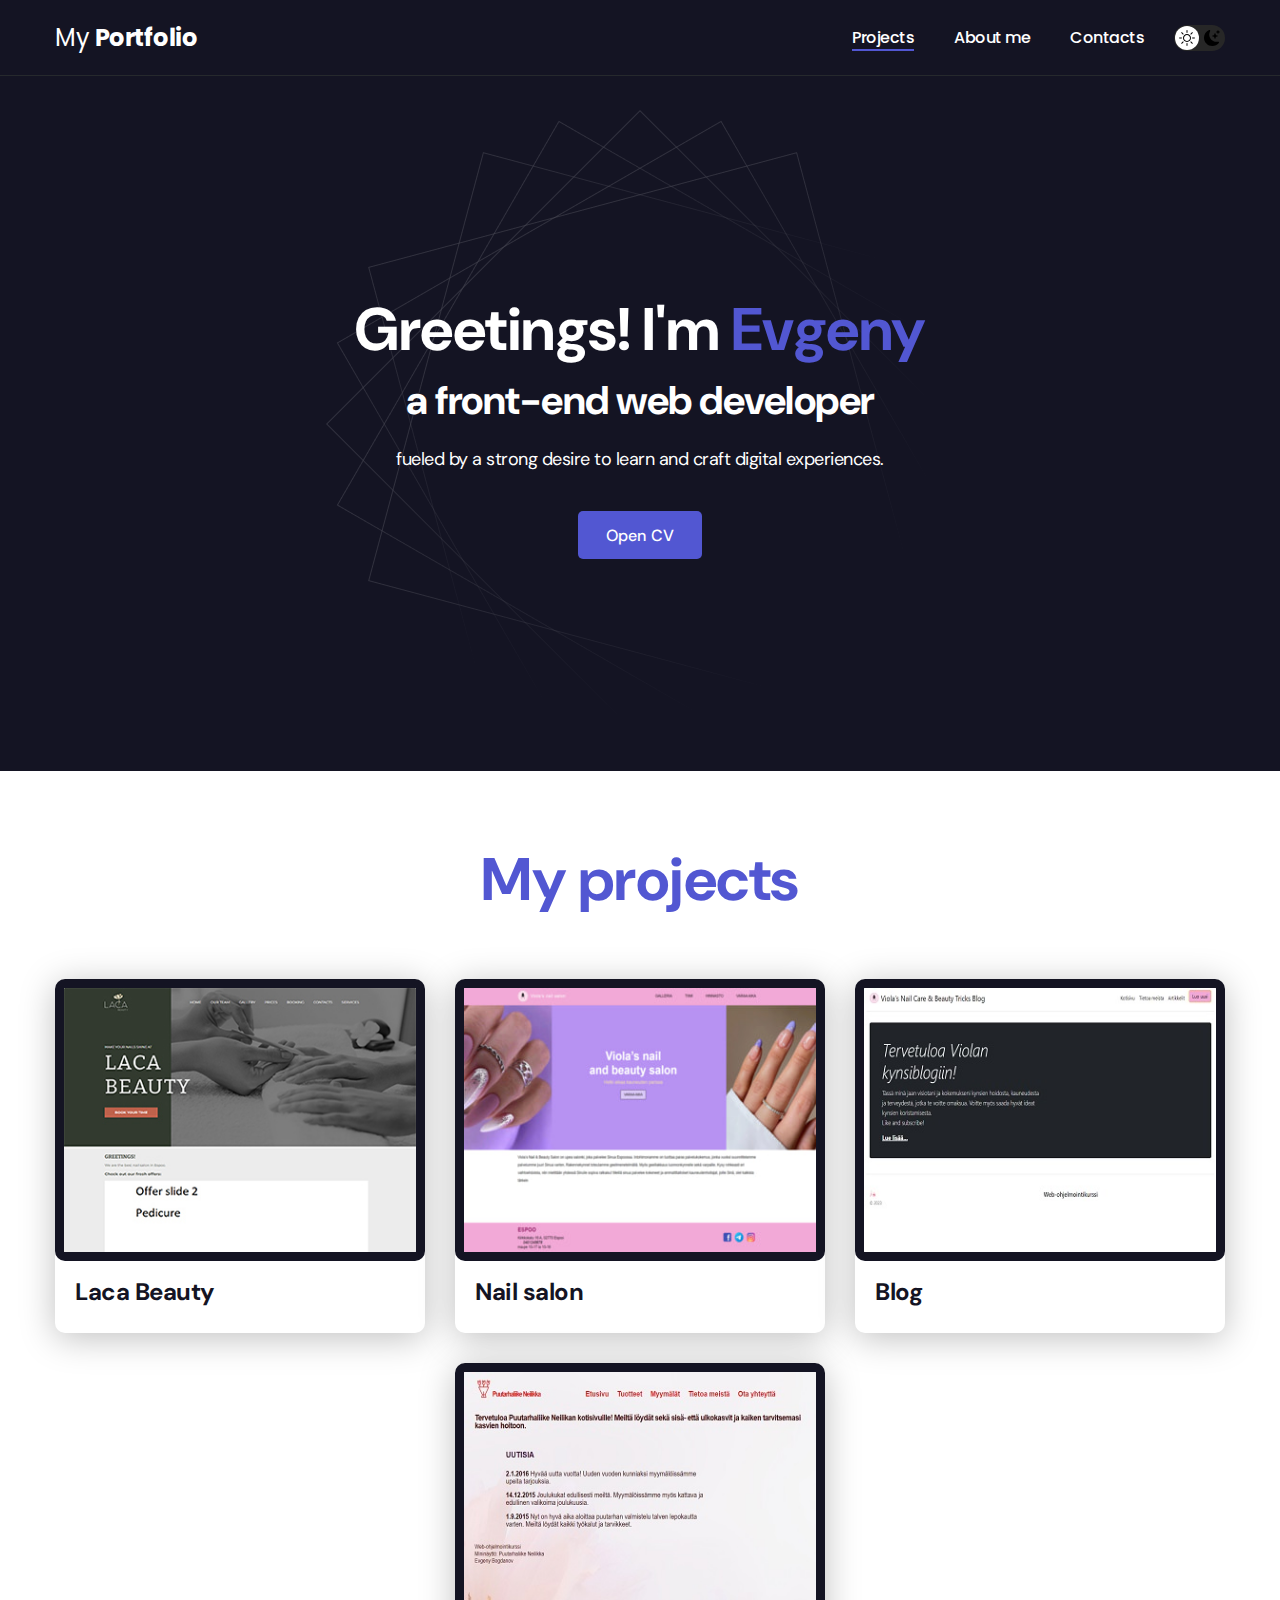
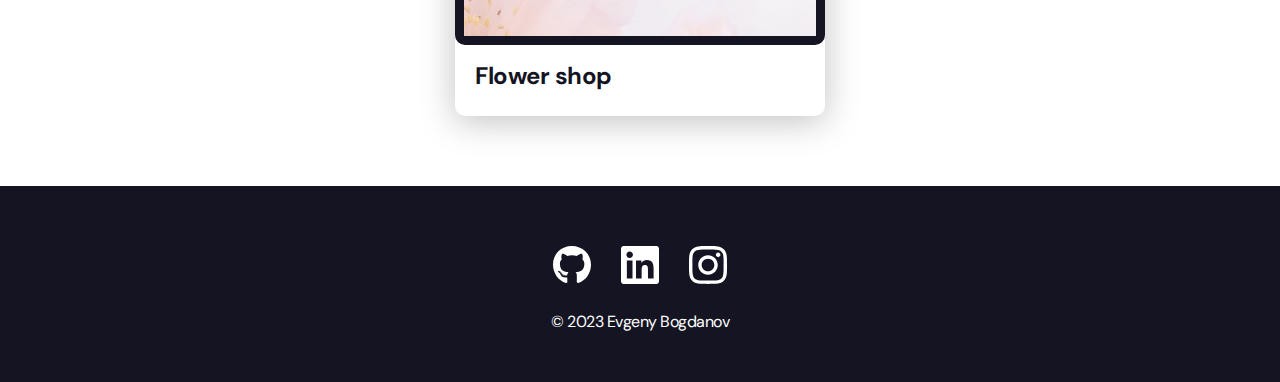
<file: index.html>
<!DOCTYPE html>
<html lang="en">
<head>
    <meta charset="UTF-8">
    <meta http-equiv="X-UA-Compatible" content="IE=edge">
    <meta name="viewport" content="width=device-width, initial-scale=1.0">
    <title>My portfolio</title>
    <link rel="stylesheet" href="./css/main.css">
    <link rel="icon" href="./img/icons/favicon-16x16.png" type="image/png" sizes="16x16">
    <link rel="icon" href="./img/icons/favicon-32x32.png" type="image/png" sizes="32x32">
    <link rel="icon" href="./img/icons/favicon-48x48.png" type="image/png" sizes="48x48">
    <link rel="icon" href="./img/icons/favicon-64x64.png" type="image/png" sizes="64x64">
</head>
<body>
    <nav class="nav">
        <div class="container">
            <div class="nav-row">
                <a href="./index.html" class="logo">My <strong>Portfolio</strong> </a>
                
                <button class="dark-mode-btn">
                    <img src="./img/icons/sun.svg" alt="light mode" class="dark-mode-btn__icon">
                    <img src="./img/icons/moon.svg" alt="dark mode" class="dark-mode-btn__icon">
                </button>
                
                <ul class="nav-list">
                    <li class="nav-list__item"><a href="./index.html" class="nav-list__link nav-list__link--active">Projects</a></li>
                    <li class="nav-list__item"><a href="./skills.html" class="nav-list__link">About me</a></li>
                    <li class="nav-list__item"><a href="./contacts.html" class="nav-list__link">Contacts</a></li>

                </ul>
            </div>
        </div>
    </nav>

    <header class="header">
        <div class="header__wrapper">
            <h1 class="header__title">
                <strong>Greetings! I'm <em>Evgeny</em></strong> <br>
                a front-end web developer 
            </h1>
            <div class="header__text">
                <p>fueled by a strong desire to learn and craft digital experiences.</p>
            </div>
            <button onclick="openPDFCV();" class="btn">Open CV</button>
            
        </div>
    </header>

    <main class="section">
        <div class="container">
            <h2 class="title-1">My projects</h2>
            <ul class="projects">
                <!-- 
                    <li class="project">
                    <a href="./project-page-violas-nails.html">
                    <img src="./img/projects/violasnails-small.jpg" alt="Project img" class="project__img">
                    <h3 class="project__title">Viola's nails</h3>
                    </a>
                </li>
                -->
                
                <li class="project">
                    <a href="./project-page-laca.html">
                    <img src="./img/projects/Laca-small.jpg" alt="Project img" class="project__img">
                    <h3 class="project__title">Laca Beauty</h3>
                    </a>
                </li>
                <li class="project">
                    <a href="./project-page.html">
                    <img src="./img/projects/01.jpg" alt="Project img" class="project__img">
                    <h3 class="project__title">Nail salon</h3>
                    </a>
                </li>
                <li class="project">
                    <a href="./project-page-2.html">
                    <img src="./img/projects/02.jpg" alt="Project img" class="project__img">
                    <h3 class="project__title">Blog</h3>
                    </a>
                </li>
                <li class="project">
                    <a href="./project-page-3.html">
                    <img src="./img/projects/03.jpg" alt="Project img" class="project__img">
                    <h3 class="project__title">Flower shop</h3>
                    </a>
                </li>
            </ul>
        </div>
    </main>

    

    <footer class="footer">
        <div class="container">
            <div class="footer__wrapper">
                <ul class="social">
                    <li class="social-item">
                    <a href="https://github.com/evgenyb90" target="_blank"><img src="./img/icons/gitHub.svg" alt="link"></a></li>
                    <li class="social-item">
                    <a href="https://www.linkedin.com/in/evgeny-bogdanov-516450253/" target="_blank"><img src="./img/icons/linkedIn.svg" alt="link"></a></li>
                    <li class="social-item">
                    <a href="https://www.instagram.com/god_damn_its_eugene/" target="_blank"><img src="./img/icons/instagram.svg" alt="link"></a></li>
                </ul>
                <div class="copyright">
                    <p>&copy;&nbsp;2023 Evgeny Bogdanov</p>
                </div>
            </div>
        </div>
    </footer>
    <script src="./js/main.js"></script>
</body>
</html>
</file>
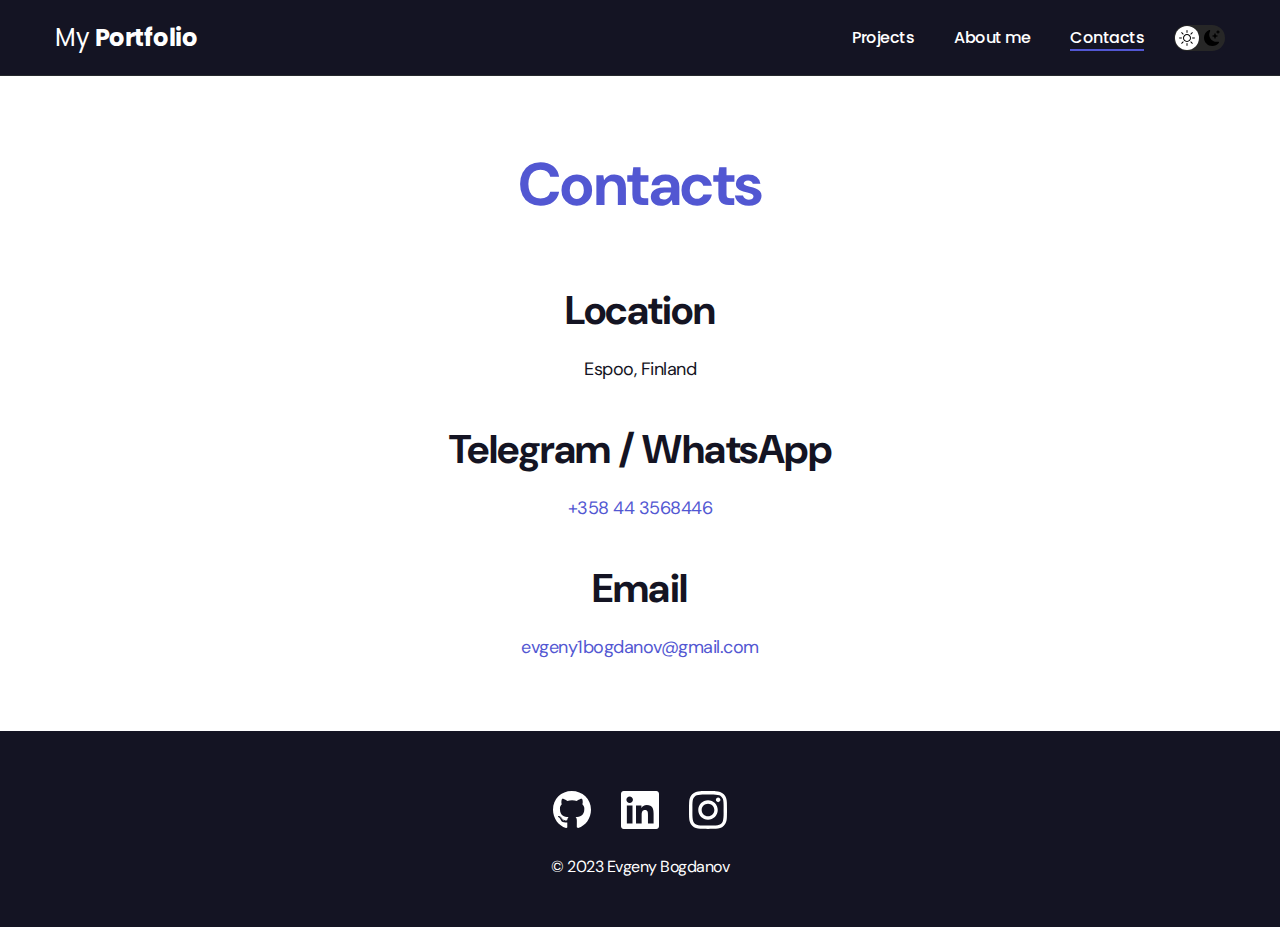
<file: contacts.html>
<!DOCTYPE html>
<html lang="en">
<head>
    <meta charset="UTF-8">
    <meta http-equiv="X-UA-Compatible" content="IE=edge">
    <meta name="viewport" content="width=device-width, initial-scale=1.0">
    <title>My portfolio</title>
    <link rel="stylesheet" href="./css/main.css">
    <link rel="icon" href="./img/icons/favicon-16x16.png" type="image/png" sizes="16x16">
    <link rel="icon" href="./img/icons/favicon-32x32.png" type="image/png" sizes="32x32">
    <link rel="icon" href="./img/icons/favicon-48x48.png" type="image/png" sizes="48x48">
    <link rel="icon" href="./img/icons/favicon-64x64.png" type="image/png" sizes="64x64">
</head>
<body>
    <nav class="nav">
        <div class="container">
            <div class="nav-row">
                <a href="./index.html" class="logo">My <strong>Portfolio</strong> </a>

                <button class="dark-mode-btn">
                    <img src="./img/icons/sun.svg" alt="light mode" class="dark-mode-btn__icon">
                    <img src="./img/icons/moon.svg" alt="dark mode" class="dark-mode-btn__icon">
                </button>

                <ul class="nav-list">
                    <li class="nav-list__item"><a href="./index.html" class="nav-list__link">Projects</a></li>
                    <li class="nav-list__item"><a href="./skills.html" class="nav-list__link">About me</a></li>
                    <li class="nav-list__item"><a href="./contacts.html" class="nav-list__link nav-list__link--active">Contacts</a></li>

                </ul>
            </div>
        </div>
    </nav>

    
    <main class="section">
        <div class="container">            
                <h1 class="title-1">Contacts</h1>
                <ul class="content-list">
                    <li class="content-list__item">
                        <h2 class="title2">Location</h2>
                        <p>Espoo, Finland</p>
                    </li>
                    <li class="content-list__item">
                        <h2 class="title2">Telegram / WhatsApp</h2>
                        <p><a href="tel:+358 44 3568446">+358 44 3568446</a> </p>
                    </li>
                    <li class="content-list__item">
                        <h2 class="title2">Email</h2>
                        <p><a href="mailto:evgeny1bogdanov@gmail.com">evgeny1bogdanov@gmail.com</a> </p>
                    </li>
                </ul> 
        </div>    
        
        
            
    </main>

    <footer class="footer">
        <div class="container">
            <div class="footer__wrapper">
                <ul class="social">
                    <li class="social-item">
                    <a href="https://github.com/evgenyb90" target="_blank"><img src="./img/icons/gitHub.svg" alt="link"></a></li>
                    <li class="social-item">
                    <a href="https://www.linkedin.com/in/evgeny-bogdanov-516450253/" target="_blank"><img src="./img/icons/linkedIn.svg" alt="link"></a></li>
                    <li class="social-item">
                    <a href="https://www.instagram.com/god_damn_its_eugene/" target="_blank"><img src="./img/icons/instagram.svg" alt="link"></a></li>
                </ul>
                <div class="copyright">
                    <p>&copy;&nbsp;2023 Evgeny Bogdanov</p>
                </div>
            </div>
        </div>
    </footer>
    <script src="./js/main.js"></script>

</body>
</html>
</file>
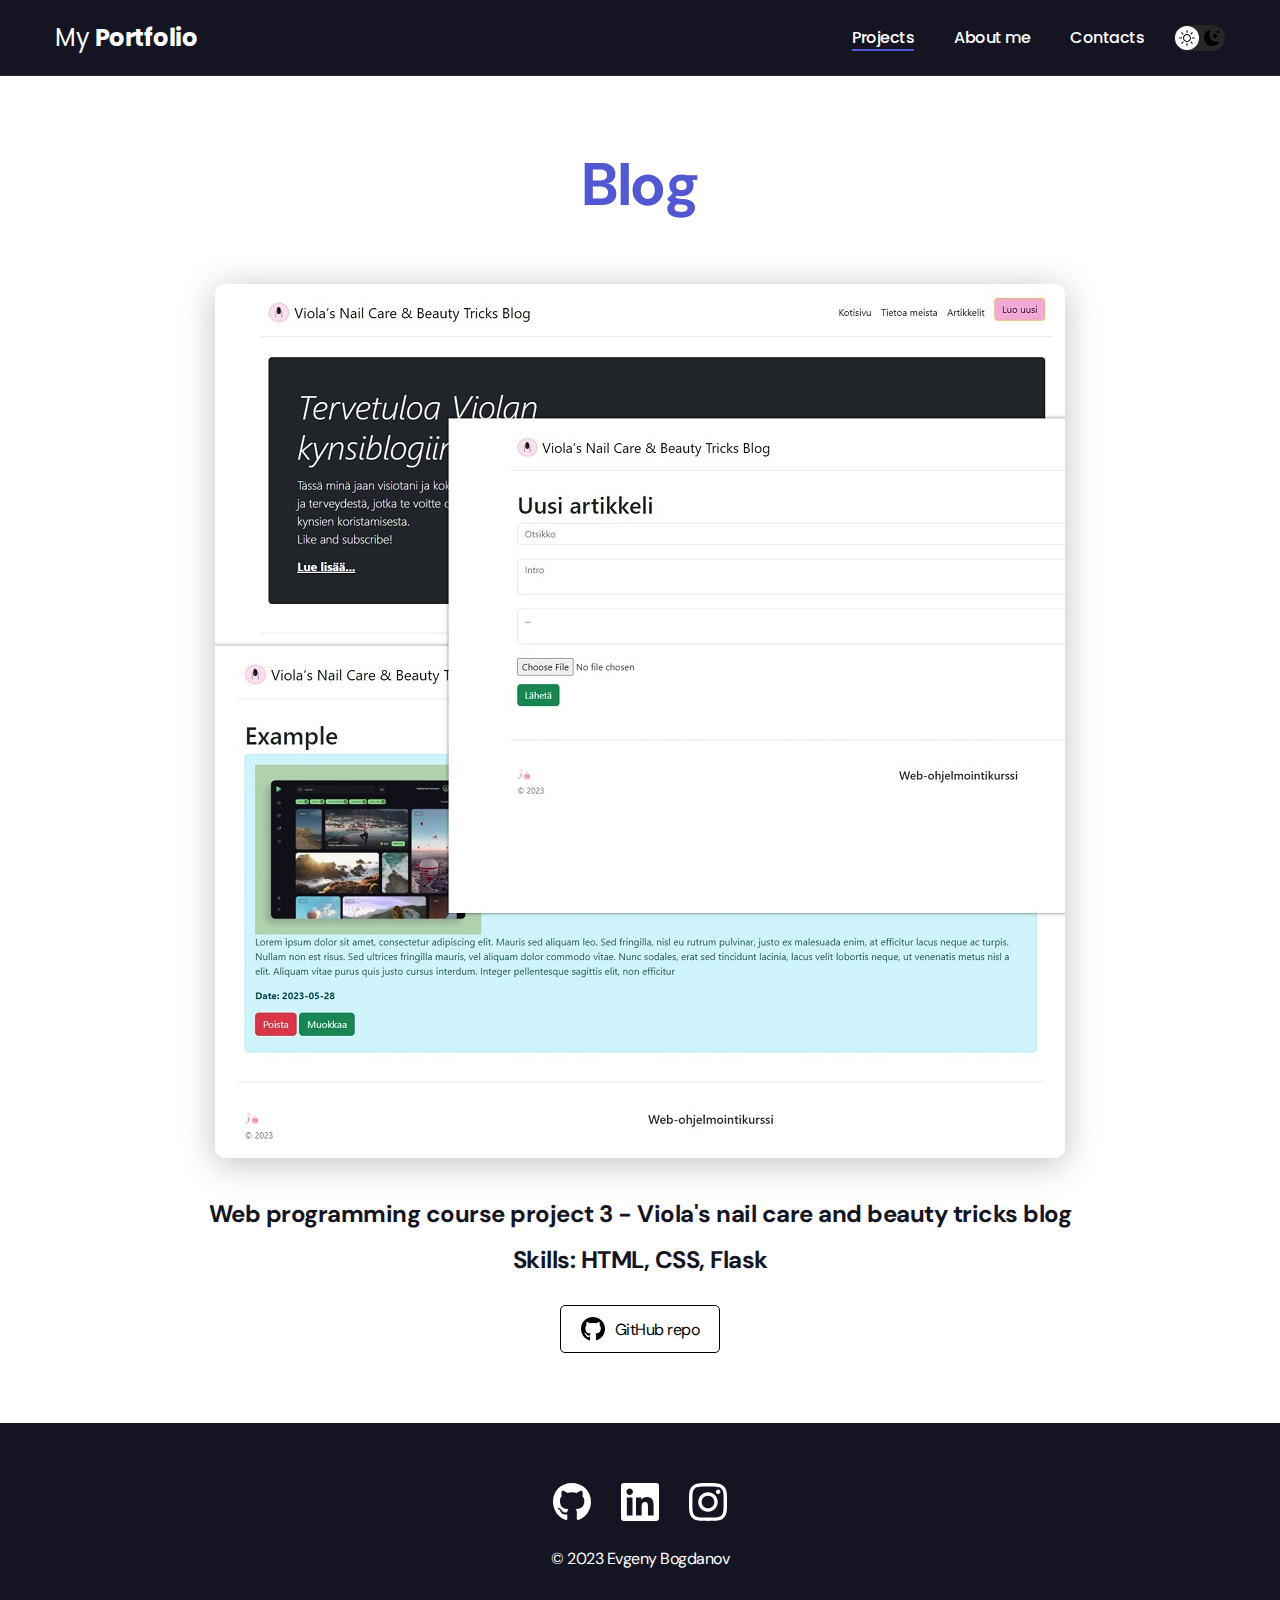
<file: project-page-2.html>
<!DOCTYPE html>
<html lang="en">
<head>
    <meta charset="UTF-8">
    <meta http-equiv="X-UA-Compatible" content="IE=edge">
    <meta name="viewport" content="width=device-width, initial-scale=1.0">
    <title>My portfolio</title>
    <link rel="stylesheet" href="./css/main.css">
    <link rel="icon" href="./img/icons/favicon-16x16.png" type="image/png" sizes="16x16">
    <link rel="icon" href="./img/icons/favicon-32x32.png" type="image/png" sizes="32x32">
    <link rel="icon" href="./img/icons/favicon-48x48.png" type="image/png" sizes="48x48">
    <link rel="icon" href="./img/icons/favicon-64x64.png" type="image/png" sizes="64x64">
</head>
<body>
    <nav class="nav">
        <div class="container">
            <div class="nav-row">
                <a href="./index.html" class="logo">My <strong>Portfolio</strong> </a>

                <button class="dark-mode-btn">
                    <img src="./img/icons/sun.svg" alt="light mode" class="dark-mode-btn__icon">
                    <img src="./img/icons/moon.svg" alt="dark mode" class="dark-mode-btn__icon">
                </button>

                <ul class="nav-list">
                    <li class="nav-list__item"><a href="./index.html" class="nav-list__link nav-list__link--active">Projects</a></li>
                    <li class="nav-list__item"><a href="./skills.html" class="nav-list__link">About me</a></li>
                    <li class="nav-list__item"><a href="./contacts.html" class="nav-list__link">Contacts</a></li>

                </ul>
            </div>
        </div>
    </nav>

    
    <main class="section">
        <div class="container">
            <div class="project-details">
                <h1 class="title-1">Blog</h1>
                <img src="./img/projects/02-big.jpg" alt="project" class="project-details__cover">
                <div class="project-details__desc">
                    <p>Web programming course project 3 - Viola's nail care and beauty tricks blog</p>
                    <p>Skills: HTML, CSS, Flask </p>
                </div>
                <a href="https://github.com/evgenyb90/myBlog" class="btn-outline" target="_blank">
                    <img src="./img/icons/gitHub-black.svg" alt="">GitHub repo
                </a>
            </div>
            
            
        </div>
    </main>

    <footer class="footer">
        <div class="container">
            <div class="footer__wrapper">
                <ul class="social">
                    <li class="social-item">
                    <a href="https://github.com/evgenyb90" target="_blank"><img src="./img/icons/gitHub.svg" alt="link"></a></li>
                    <li class="social-item">
                    <a href="https://www.linkedin.com/in/evgeny-bogdanov-516450253/" target="_blank"><img src="./img/icons/linkedIn.svg" alt="link"></a></li>
                    <li class="social-item">
                    <a href="https://www.instagram.com/god_damn_its_eugene/" target="_blank"><img src="./img/icons/instagram.svg" alt="link"></a></li>
                </ul>
                <div class="copyright">
                    <p>&copy;&nbsp;2023 Evgeny Bogdanov</p>
                </div>
            </div>
        </div>
    </footer>
    <script src="./js/main.js"></script>

</body>
</html>
</file>
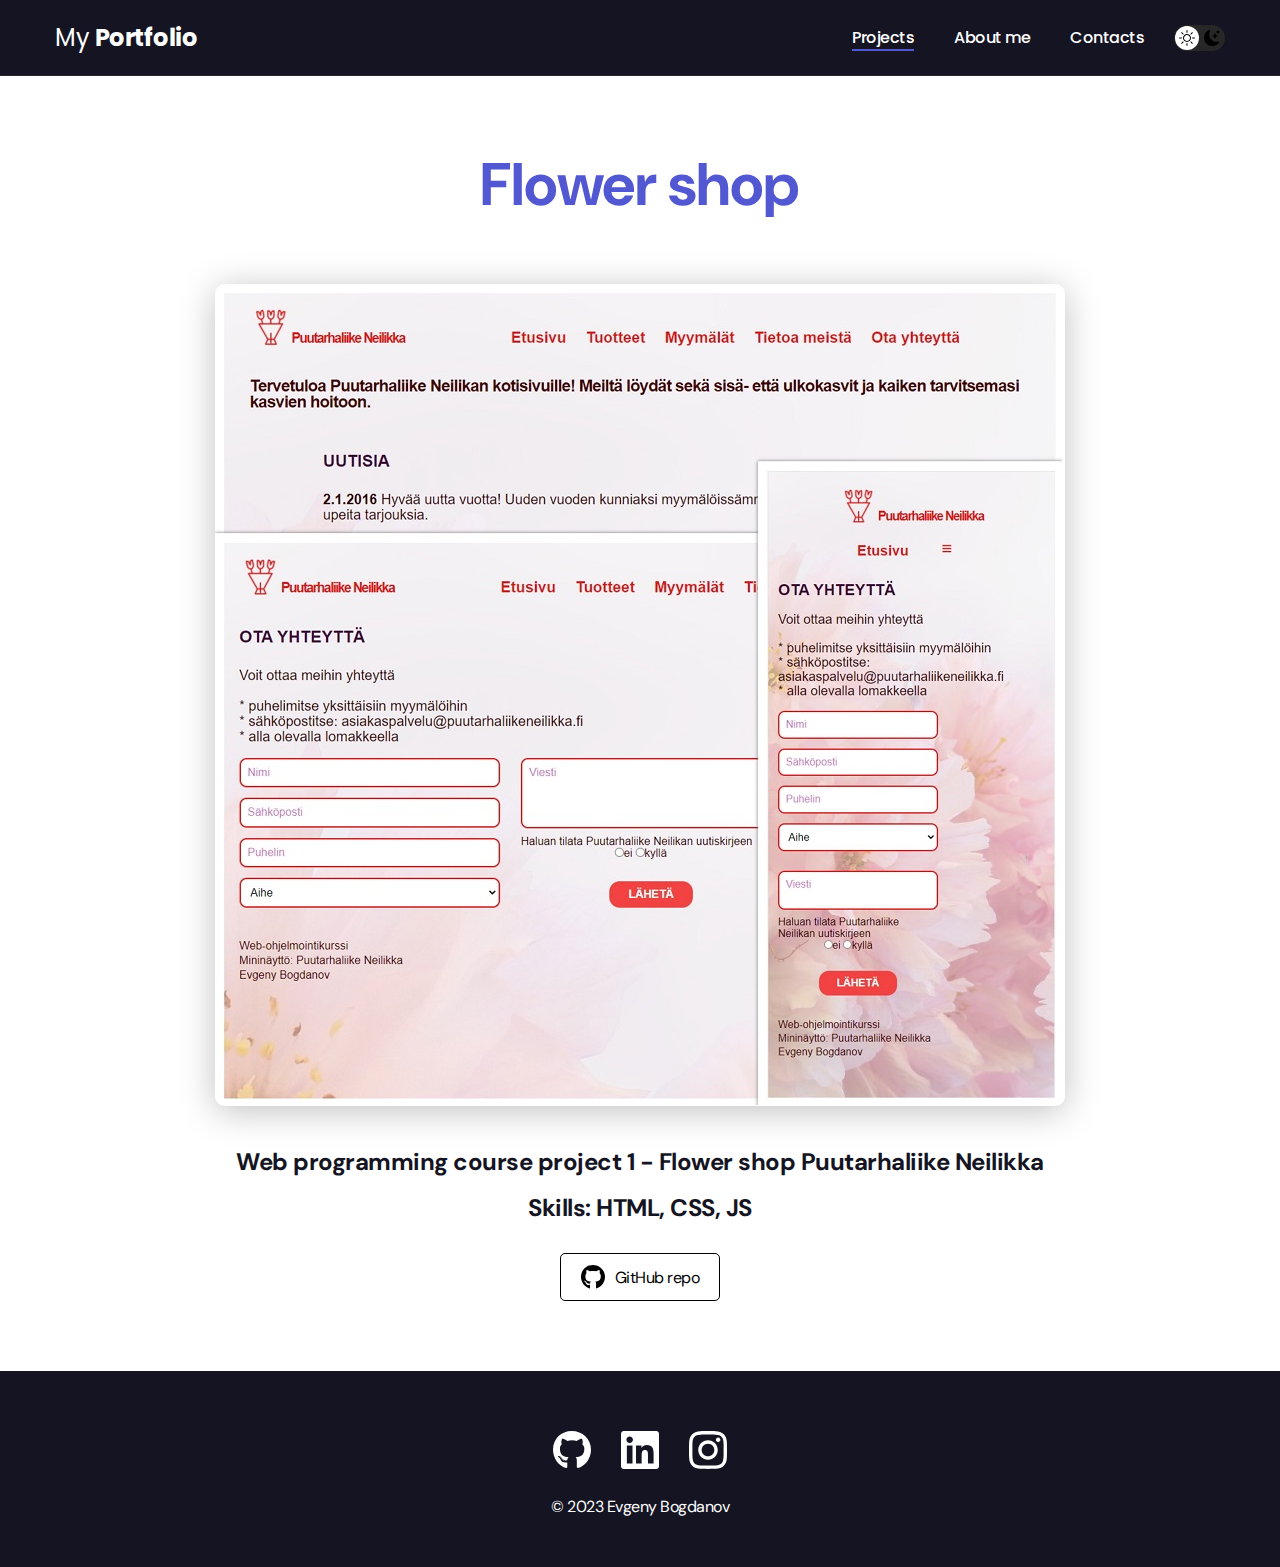
<file: project-page-3.html>
<!DOCTYPE html>
<html lang="en">
<head>
    <meta charset="UTF-8">
    <meta http-equiv="X-UA-Compatible" content="IE=edge">
    <meta name="viewport" content="width=device-width, initial-scale=1.0">
    <title>My portfolio</title>
    <link rel="stylesheet" href="./css/main.css">
    <link rel="icon" href="./img/icons/favicon-16x16.png" type="image/png" sizes="16x16">
    <link rel="icon" href="./img/icons/favicon-32x32.png" type="image/png" sizes="32x32">
    <link rel="icon" href="./img/icons/favicon-48x48.png" type="image/png" sizes="48x48">
    <link rel="icon" href="./img/icons/favicon-64x64.png" type="image/png" sizes="64x64">
</head>
<body>
    <nav class="nav">
        <div class="container">
            <div class="nav-row">
                <a href="./index.html" class="logo">My <strong>Portfolio</strong> </a>

                <button class="dark-mode-btn">
                    <img src="./img/icons/sun.svg" alt="light mode" class="dark-mode-btn__icon">
                    <img src="./img/icons/moon.svg" alt="dark mode" class="dark-mode-btn__icon">
                </button>

                <ul class="nav-list">
                    <li class="nav-list__item"><a href="./index.html" class="nav-list__link nav-list__link--active">Projects</a></li>
                    <li class="nav-list__item"><a href="./skills.html" class="nav-list__link">About me</a></li>
                    <li class="nav-list__item"><a href="./contacts.html" class="nav-list__link">Contacts</a></li>

                </ul>
            </div>
        </div>
    </nav>

    
    <main class="section">
        <div class="container">
            <div class="project-details">
                <h1 class="title-1">Flower shop</h1>
                <img src="./img/projects/03-big.jpg" alt="project" class="project-details__cover">
                <div class="project-details__desc">
                    <p>Web programming course project 1 - Flower shop Puutarhaliike Neilikka</p>
                    <p>Skills: HTML, CSS, JS</p>
                </div>
                <a href="https://github.com/evgenyb90/Neilikka-flower-shop" class="btn-outline" target="_blank">
                    <img src="./img/icons/gitHub-black.svg" alt="">GitHub repo
                </a>
            </div>
            
            
        </div>
    </main>

    <footer class="footer">
        <div class="container">
            <div class="footer__wrapper">
                <ul class="social">
                    <li class="social-item">
                    <a href="https://github.com/evgenyb90" target="_blank"><img src="./img/icons/gitHub.svg" alt="link"></a></li>
                    <li class="social-item">
                    <a href="https://www.linkedin.com/in/evgeny-bogdanov-516450253/" target="_blank"><img src="./img/icons/linkedIn.svg" alt="link"></a></li>
                    <li class="social-item">
                    <a href="https://www.instagram.com/god_damn_its_eugene/" target="_blank"><img src="./img/icons/instagram.svg" alt="link"></a></li>
                </ul>
                <div class="copyright">
                    <p>&copy;&nbsp;2023 Evgeny Bogdanov</p>
                </div>
            </div>
        </div>
    </footer>
    <script src="./js/main.js"></script>

</body>
</html>
</file>
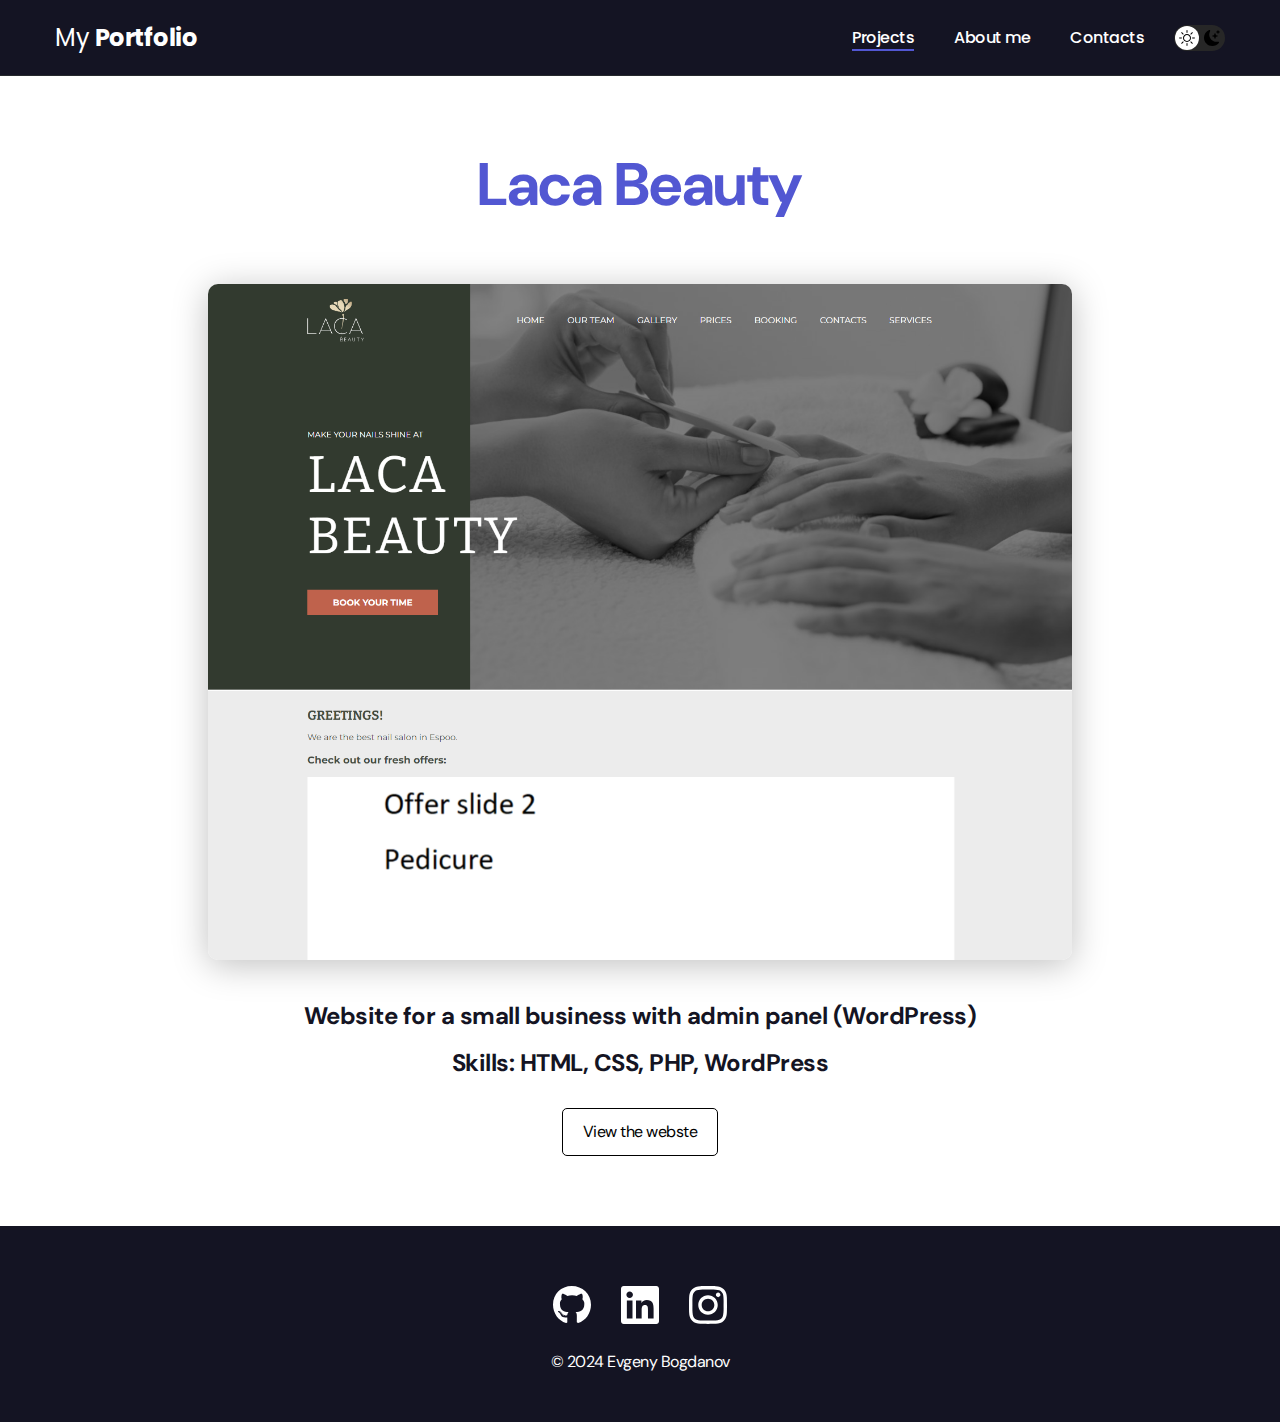
<file: project-page-laca.html>
<!DOCTYPE html>
<html lang="en">
<head>
    <meta charset="UTF-8">
    <meta http-equiv="X-UA-Compatible" content="IE=edge">
    <meta name="viewport" content="width=device-width, initial-scale=1.0">
    <title>My portfolio</title>
    <link rel="stylesheet" href="./css/main.css">
    <link rel="icon" href="./img/icons/favicon-16x16.png" type="image/png" sizes="16x16">
    <link rel="icon" href="./img/icons/favicon-32x32.png" type="image/png" sizes="32x32">
    <link rel="icon" href="./img/icons/favicon-48x48.png" type="image/png" sizes="48x48">
    <link rel="icon" href="./img/icons/favicon-64x64.png" type="image/png" sizes="64x64">
</head>
<body>
    <nav class="nav">
        <div class="container">
            <div class="nav-row">
                <a href="./index.html" class="logo">My <strong>Portfolio</strong> </a>

                <button class="dark-mode-btn">
                    <img src="./img/icons/sun.svg" alt="light mode" class="dark-mode-btn__icon">
                    <img src="./img/icons/moon.svg" alt="dark mode" class="dark-mode-btn__icon">
                </button>

                <ul class="nav-list">
                    <li class="nav-list__item"><a href="./index.html" class="nav-list__link nav-list__link--active">Projects</a></li>
                    <li class="nav-list__item"><a href="./skills.html" class="nav-list__link">About me</a></li>
                    <li class="nav-list__item"><a href="./contacts.html" class="nav-list__link">Contacts</a></li>

                </ul>
            </div>
        </div>
    </nav>

    
    <main class="section">
        <div class="container">
            <div class="project-details">
                <h1 class="title-1">Laca Beauty</h1>
                <img src="./img/projects/LacaBeauty-small.png" alt="project" class="project-details__cover">
                <div class="project-details__desc">
                    <p>Website for a small business with admin panel (WordPress)</p>
                    <p>Skills: HTML, CSS, PHP, WordPress</p>
                </div>
                <a href="https://lacabeauty.fi/" class="btn-outline" target="_blank">
                    View the webste
                </a>
            </div>
            
            
        </div>
    </main>

    <footer class="footer">
        <div class="container">
            <div class="footer__wrapper">
                <ul class="social">
                    <li class="social-item">
                    <a href="https://github.com/evgenyb90" target="_blank"><img src="./img/icons/gitHub.svg" alt="link"></a></li>
                    <li class="social-item">
                    <a href="https://www.linkedin.com/in/evgeny-bogdanov-516450253/" target="_blank"><img src="./img/icons/linkedIn.svg" alt="link"></a></li>
                    <li class="social-item">
                    <a href="https://www.instagram.com/god_damn_its_eugene/" target="_blank"><img src="./img/icons/instagram.svg" alt="link"></a></li>
                </ul>
                <div class="copyright">
                    <p>&copy;&nbsp;2024 Evgeny Bogdanov</p>
                </div>
            </div>
        </div>
    </footer>
    <script src="./js/main.js"></script>

</body>
</html>
</file>
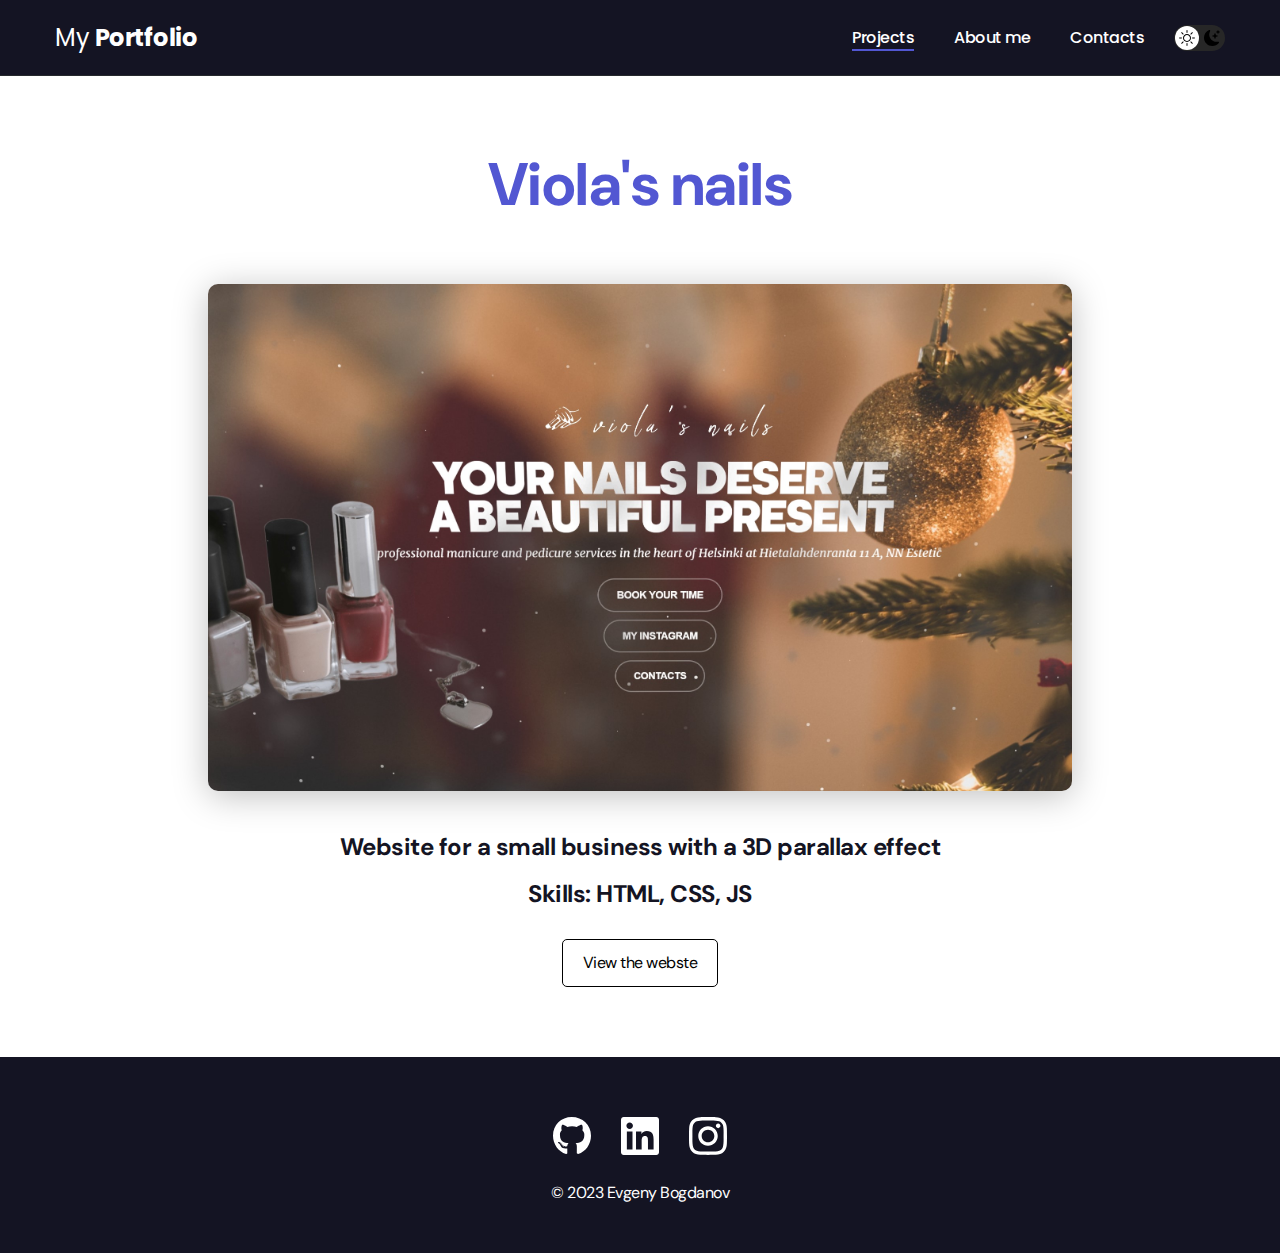
<file: project-page-violas-nails.html>
<!DOCTYPE html>
<html lang="en">
<head>
    <meta charset="UTF-8">
    <meta http-equiv="X-UA-Compatible" content="IE=edge">
    <meta name="viewport" content="width=device-width, initial-scale=1.0">
    <title>My portfolio</title>
    <link rel="stylesheet" href="./css/main.css">
    <link rel="icon" href="./img/icons/favicon-16x16.png" type="image/png" sizes="16x16">
    <link rel="icon" href="./img/icons/favicon-32x32.png" type="image/png" sizes="32x32">
    <link rel="icon" href="./img/icons/favicon-48x48.png" type="image/png" sizes="48x48">
    <link rel="icon" href="./img/icons/favicon-64x64.png" type="image/png" sizes="64x64">
</head>
<body>
    <nav class="nav">
        <div class="container">
            <div class="nav-row">
                <a href="./index.html" class="logo">My <strong>Portfolio</strong> </a>

                <button class="dark-mode-btn">
                    <img src="./img/icons/sun.svg" alt="light mode" class="dark-mode-btn__icon">
                    <img src="./img/icons/moon.svg" alt="dark mode" class="dark-mode-btn__icon">
                </button>

                <ul class="nav-list">
                    <li class="nav-list__item"><a href="./index.html" class="nav-list__link nav-list__link--active">Projects</a></li>
                    <li class="nav-list__item"><a href="./skills.html" class="nav-list__link">About me</a></li>
                    <li class="nav-list__item"><a href="./contacts.html" class="nav-list__link">Contacts</a></li>

                </ul>
            </div>
        </div>
    </nav>

    
    <main class="section">
        <div class="container">
            <div class="project-details">
                <h1 class="title-1">Viola's nails</h1>
                <img src="./img/projects/violasnails-large.jpg" alt="project" class="project-details__cover">
                <div class="project-details__desc">
                    <p>Website for a small business with a 3D parallax effect</p>
                    <p>Skills: HTML, CSS, JS</p>
                </div>
                <a href="https://violasnails.com" class="btn-outline" target="_blank">
                    View the webste
                </a>
            </div>
            
            
        </div>
    </main>

    <footer class="footer">
        <div class="container">
            <div class="footer__wrapper">
                <ul class="social">
                    <li class="social-item">
                    <a href="https://github.com/evgenyb90" target="_blank"><img src="./img/icons/gitHub.svg" alt="link"></a></li>
                    <li class="social-item">
                    <a href="https://www.linkedin.com/in/evgeny-bogdanov-516450253/" target="_blank"><img src="./img/icons/linkedIn.svg" alt="link"></a></li>
                    <li class="social-item">
                    <a href="https://www.instagram.com/god_damn_its_eugene/" target="_blank"><img src="./img/icons/instagram.svg" alt="link"></a></li>
                </ul>
                <div class="copyright">
                    <p>&copy;&nbsp;2023 Evgeny Bogdanov</p>
                </div>
            </div>
        </div>
    </footer>
    <script src="./js/main.js"></script>

</body>
</html>
</file>
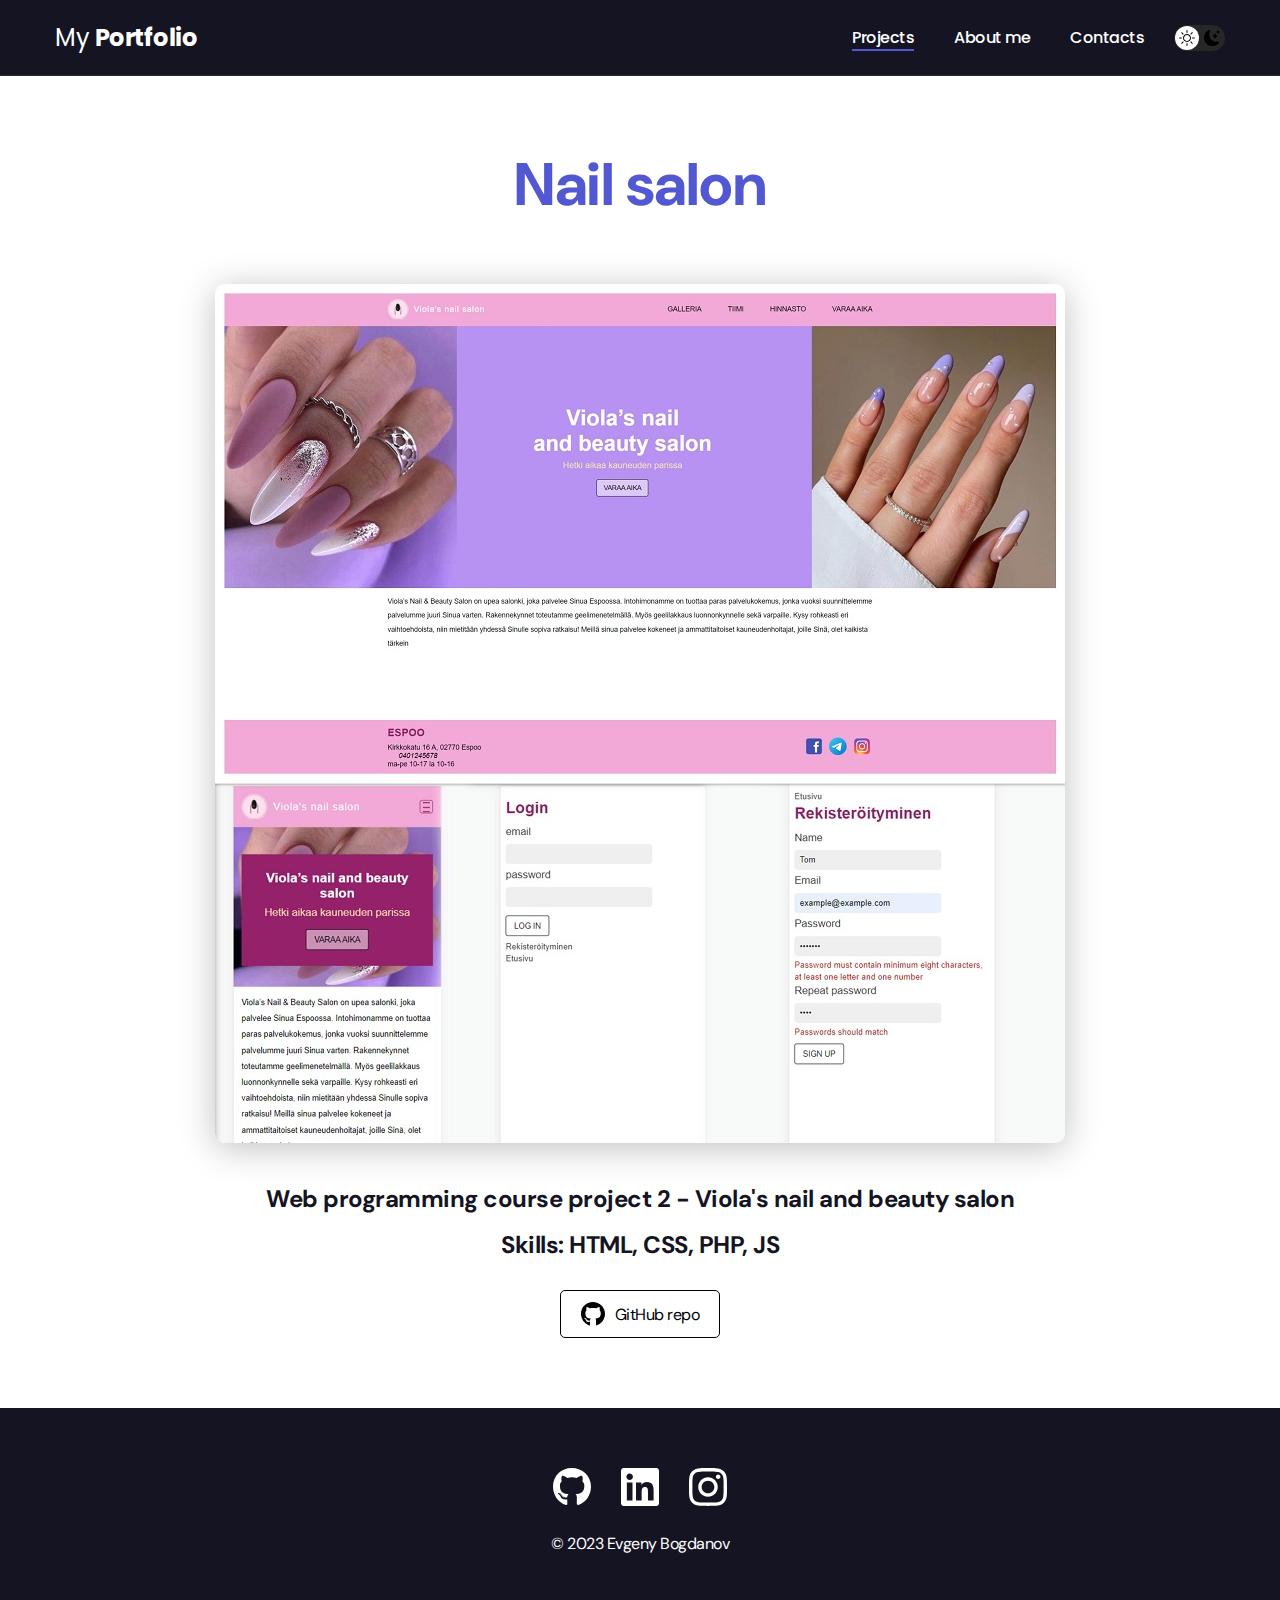
<file: project-page.html>
<!DOCTYPE html>
<html lang="en">
<head>
    <meta charset="UTF-8">
    <meta http-equiv="X-UA-Compatible" content="IE=edge">
    <meta name="viewport" content="width=device-width, initial-scale=1.0">
    <title>My portfolio</title>
    <link rel="stylesheet" href="./css/main.css">
    <link rel="icon" href="./img/icons/favicon-16x16.png" type="image/png" sizes="16x16">
    <link rel="icon" href="./img/icons/favicon-32x32.png" type="image/png" sizes="32x32">
    <link rel="icon" href="./img/icons/favicon-48x48.png" type="image/png" sizes="48x48">
    <link rel="icon" href="./img/icons/favicon-64x64.png" type="image/png" sizes="64x64">
</head>
<body>
    <nav class="nav">
        <div class="container">
            <div class="nav-row">
                <a href="./index.html" class="logo">My <strong>Portfolio</strong> </a>

                <button class="dark-mode-btn">
                    <img src="./img/icons/sun.svg" alt="light mode" class="dark-mode-btn__icon">
                    <img src="./img/icons/moon.svg" alt="dark mode" class="dark-mode-btn__icon">
                </button>

                <ul class="nav-list">
                    <li class="nav-list__item"><a href="./index.html" class="nav-list__link nav-list__link--active">Projects</a></li>
                    <li class="nav-list__item"><a href="./skills.html" class="nav-list__link">About me</a></li>
                    <li class="nav-list__item"><a href="./contacts.html" class="nav-list__link">Contacts</a></li>

                </ul>
            </div>
        </div>
    </nav>

    
    <main class="section">
        <div class="container">
            <div class="project-details">
                <h1 class="title-1">Nail salon</h1>
                <img src="./img/projects/01-big.jpg" alt="project" class="project-details__cover">
                <div class="project-details__desc">
                    <p>Web programming course project 2 - Viola's nail and beauty salon</p>
                    <p>Skills: HTML, CSS, PHP, JS</p>
                </div>
                <a href="https://github.com/evgenyb90/Viola-s-nail-salon" class="btn-outline" target="_blank">
                    <img src="./img/icons/gitHub-black.svg" alt="">GitHub repo
                </a>
            </div>
            
            
        </div>
    </main>

    <footer class="footer">
        <div class="container">
            <div class="footer__wrapper">
                <ul class="social">
                    <li class="social-item">
                    <a href="https://github.com/evgenyb90" target="_blank"><img src="./img/icons/gitHub.svg" alt="link"></a></li>
                    <li class="social-item">
                    <a href="https://www.linkedin.com/in/evgeny-bogdanov-516450253/" target="_blank"><img src="./img/icons/linkedIn.svg" alt="link"></a></li>
                    <li class="social-item">
                    <a href="https://www.instagram.com/god_damn_its_eugene/" target="_blank"><img src="./img/icons/instagram.svg" alt="link"></a></li>
                </ul>
                <div class="copyright">
                    <p>&copy;&nbsp;2023 Evgeny Bogdanov</p>
                </div>
            </div>
        </div>
    </footer>
    <script src="./js/main.js"></script>

</body>
</html>
</file>
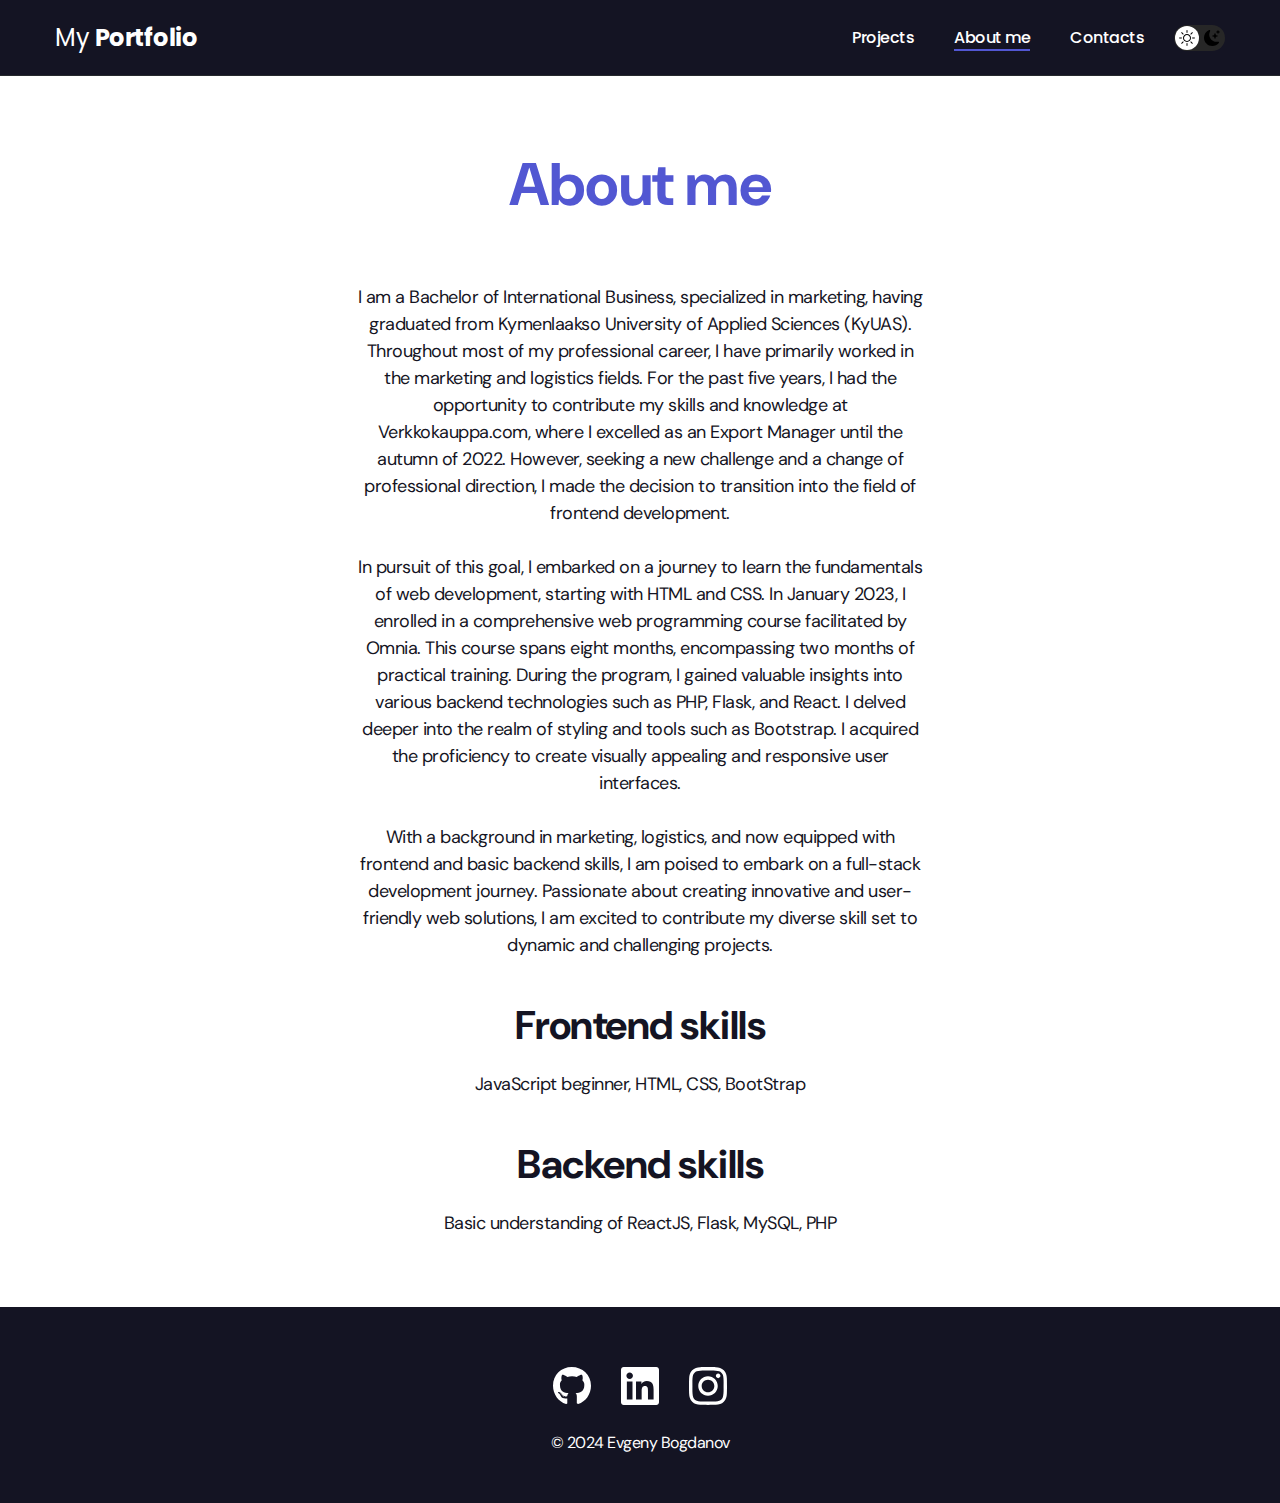
<file: skills.html>
<!DOCTYPE html>
<html lang="en">
<head>
    <meta charset="UTF-8">
    <meta http-equiv="X-UA-Compatible" content="IE=edge">
    <meta name="viewport" content="width=device-width, initial-scale=1.0">
    <title>My portfolio</title>
    <link rel="stylesheet" href="./css/main.css">
    <link rel="icon" href="./img/icons/favicon-16x16.png" type="image/png" sizes="16x16">
    <link rel="icon" href="./img/icons/favicon-32x32.png" type="image/png" sizes="32x32">
    <link rel="icon" href="./img/icons/favicon-48x48.png" type="image/png" sizes="48x48">
    <link rel="icon" href="./img/icons/favicon-64x64.png" type="image/png" sizes="64x64">
</head>
<body>
    <nav class="nav">
        <div class="container">
            <div class="nav-row">
                <a href="./index.html" class="logo">My <strong>Portfolio</strong> </a>

                <button class="dark-mode-btn">
                    <img src="./img/icons/sun.svg" alt="light mode" class="dark-mode-btn__icon">
                    <img src="./img/icons/moon.svg" alt="dark mode" class="dark-mode-btn__icon">
                </button>

                <ul class="nav-list">
                    <li class="nav-list__item"><a href="./index.html" class="nav-list__link">Projects</a></li>
                    <li class="nav-list__item"><a href="./skills.html" class="nav-list__link nav-list__link--active">About me</a></li>
                    <li class="nav-list__item"><a href="./contacts.html" class="nav-list__link">Contacts</a></li>

                </ul>
            </div>
        </div>
    </nav>

    
    <main class="section">
        <div class="container">            
                <h1 class="title-1">About me</h1>
                
                <ul class="content-list">
                    <li class="content-list__item"><p>I am a Bachelor of International Business, specialized in marketing, having graduated from Kymenlaakso University of Applied Sciences (KyUAS). Throughout most of my professional career, I have primarily worked in the marketing and logistics fields. For the past five years, I had the opportunity to contribute my skills and knowledge at Verkkokauppa.com, where I excelled as an Export Manager until the autumn of 2022. However, seeking a new challenge and a change of professional direction, I made the decision to transition into the field of frontend development. <br><br>
                        In pursuit of this goal, I embarked on a journey to learn the fundamentals of web development, starting with HTML and CSS. In January 2023, I enrolled in a comprehensive web programming course facilitated by Omnia. This course spans eight months, encompassing two months of practical training. During the program, I gained valuable insights into various backend technologies such as PHP, Flask, and React. I delved deeper into the realm of styling and tools such as Bootstrap. I acquired the proficiency to create visually appealing and responsive user interfaces. <br><br>
                        With a background in marketing, logistics, and now equipped with frontend and basic backend skills, I am poised to embark on a full-stack development journey. Passionate about creating innovative and user-friendly web solutions, I am excited to contribute my diverse skill set to dynamic and challenging projects.                 
                        </p></li>
                    <li class="content-list__item">
                        <h2 class="title2">Frontend skills</h2>
                        <p>JavaScript beginner, HTML, CSS, BootStrap</p>
                    </li>
                    <li class="content-list__item">
                        <h2 class="title2">Backend skills</h2>
                        <p>Basic understanding of ReactJS, Flask, MySQL, PHP</p>
                    </li>
                </ul> 
        </div>            
            
    </main>

    <footer class="footer">
        <div class="container">
            <div class="footer__wrapper">
                <ul class="social">
                    <li class="social-item">
                    <a href="https://github.com/evgenyb90" target="_blank"><img src="./img/icons/gitHub.svg" alt="link"></a></li>
                    <li class="social-item">
                    <a href="https://www.linkedin.com/in/evgeny-bogdanov-516450253/" target="_blank"><img src="./img/icons/linkedIn.svg" alt="link"></a></li>
                    <li class="social-item">
                    <a href="https://www.instagram.com/god_damn_its_eugene/" target="_blank"><img src="./img/icons/instagram.svg" alt="link"></a></li>
                </ul>
                <div class="copyright">
                    <p>&copy;&nbsp;2024 Evgeny Bogdanov</p>
                </div>
            </div>
        </div>
    </footer>
    <script src="./js/main.js"></script>

</body>
</html>
</file>
<file: css/main.css>
@import "./reset.css";
@import url('https://fonts.googleapis.com/css2?family=DM+Sans:wght@400;500;700&family=Poppins:wght@400;500;700&display=swap');

/* font-family: 'DM Sans', sans-serif;
font-family: 'Poppins', sans-serif; */

/* * {
    border: 1px solid red;
} */

:root {
    --blackpure: #000;
    --black: #141423;
    --black-border: #26292d;
    --white: #fff;
    --purple: #5257d2;

    --dark-bg: var(--black);
    --dark-border: var(--black-border);
    --header-text: var(--white);
    --accent: var(--purple);

    /* Light mode */
    --page-bg: var(--white);
    --text-color: var(--black);

    --title-1: var(--accent);

    --project-card-bg: var(--white);
    --project-card-text: var(--black);
    
    --box-shadow: 0px 5px 35px rgba(0, 0, 0, 0.25);

}

.dark {
    /* Dark mode */
    --page-bg: #262631;
    --text-color: var(--white);
    --title-1: var(--white);

    --project-card-bg: var(--black);
    --project-card-text: var(--white);
    
    --box-shadow: 0px 5px 35px rgba(0, 0, 0, 0.8);
}

html, body {
    font-family: 'DM Sans', sans-serif;
    letter-spacing: -0.5px;
    min-height: 100vh;

    display: flex;
    flex-direction: column;

    /* Color mode */
    background-color: var(--page-bg);
    color: var(--text-color);
}

.section {
    padding: 70px 0;
}
        
.title-1 {
    margin-bottom: 60px;
    font-size: 60px;
    font-weight: 700;
    line-height: 1.3;
    color: var(--title-1);
    text-align: center;
}

.container {
    margin: 0 auto;
    max-width: 1200px;
    padding: 0 15px; 
 }

.none {
    display: none !important;
}

/* nav */

.nav {
    padding: 20px 0;
    background-color: var(--dark-bg);
    color: var(--header-text);
    border-bottom: 1px solid var(--dark-border);
}

.nav-row {
    display: flex;
    justify-content: flex-end;
    align-items: center;
    column-gap: 30px;
    row-gap: 20px;
    flex-wrap: wrap;
}

.logo {
    color: var(--header-text);
    font-size: 24px;
    font-family: 'Poppins', sans-serif;
    margin-right: auto;
}

.logo strong {
    font-weight: 700;
}

.nav-list {
    display: flex;
    flex-wrap: wrap;
    align-items: center;
    column-gap: 40px;
    row-gap: 10px;
    font-size: 16px;
    font-weight: 500;
    font-family: 'Poppins', sans-serif;
}

.nav-list__link {
    color: var(--header-text);
    transition: opacity 0.2s ease-in;
}

.nav-list__link:hover {
    opacity: 0.6;
}

.nav-list__link--active {
    position: relative;
}

.nav-list__link--active::before {
    content: "";
    position: absolute;
    left: 0;
    top: 100%;
    display: block;
    height: 2px;
    width: 100%;
    background-color: var(--accent);
}

.dark-mode-btn {
    order: 1;
    display: flex;
    position: relative;
    justify-content: space-between;
    width: 51px;
    height: 26px;
    padding: 5px;
    background-color: #272727;
    border-radius: 50px;
}

.dark-mode-btn::before {
    content: "";
    position: absolute;
    top: 1px;
    left: 1px;

    display: block;
    width: 24px;
    height: 24px;
    border-radius: 50%;
    background-color: var(--white);

    transition: all 0.3s ease-in;
}

.dark-mode-btn--active::before {
    left: 26px;
}

.dark-mode-btn__icon {
    position: relative;
    z-index: 1;
}

/* header */

.header {
    padding: 40px 0;
    min-height: 695px;
    background-color: var(--dark-bg);
    background-image: url(./../img/header-bg.png);
    background-repeat: no-repeat;
    background-size: auto;
    background-position: center center;


    color: var(--header-text);
    display: flex;
    justify-content: center;
    align-items: center;
    text-align: center;
}

.header__wrapper {
    padding: 0 15px;
    max-width: 660px;
}

.header__title {
    margin-bottom: 20px;
    font-size: 40px;
    font-weight: 700;
    line-height: 1.4;
}

.header__title strong {
    font-size: 60px;
    font-weight: 700;
}

.header__title em {
    font-style: normal;
    color: var(--accent);
}

.header__text {
    margin-bottom: 40px;
    font-size: 18px;
    line-height: 1.3;
}

.header__text p + p {
    margin-top: 1em;
}

.btn {
    display: inline-block;
    height: 48px;
    padding: 12px 28px;
    border-radius: 5px;
    background-color: var(--accent);
    color: var(--white);
    letter-spacing: 0.15px;
    font-size: 16px;
    font-weight: 500;
    transition: opacity 0.2s ease-in;
}

.btn:hover {
    opacity: 0.8;
}

.btn:active {
    position: relative;
    top: 1px;
}

.btn-outline {
    height: 48px;
    border-radius: 5px;
    padding: 12px 20px;
    border: 1px solid var(--blackpure);
    color: var(--blackpure);
    background-color: var(--white);

    display: flex;
    column-gap: 10px;
    align-items: center;
    transition: opacity 0.2s ease-in;
}

.btn-outline:hover {
    opacity: 0.8;
}

.btn-outline:active {
    position: relative;
    top: 1px;
}

/* Projects */


.projects {
    display: flex;
    justify-content: center;
    flex-wrap: wrap;
    column-gap: 30px;
    row-gap: 30px;
}

.project {
    max-width: 370px;
    background-color: var(--project-card-bg);
    box-shadow: var(--box-shadow);
    border-radius: 10px;

}


.project__img {
    border-radius: 10px;
    border: 9px solid var(--dark-bg);
}

.project__title {
    padding: 15px 20px 25px;
    font-weight: 700;
    font-size: 24px;
    line-height: 1.3;
    color: var(--project-card-text);
}

/* Project details */

.project-details {
    max-width: 865px;
    margin: 0 auto;
    display: flex;
    flex-direction: column;
    align-items: center;
    text-align: center;
}
.project-details__cover {
    max-width: 100%;
    margin-bottom: 40px;
    box-shadow: 0px 5px 35px rgba(0, 0, 0, 0.25);
    border-radius: 10px;
}

.project-details__desc {
    margin-bottom: 30px;
    font-weight: 700;
    font-size: 24px;
    line-height: 1.3;
}

.project-details__desc p:not(:last-child) {
    margin-bottom: 15px;
}   

/* Content list */

.title2 {
    font-size: 40px;
    line-height: 1.3;
    margin-bottom: 20px;
    font-weight: 700;
}

.content-list {
    max-width: 570px;
    display: flex;
    flex-direction: column;
    align-items: center;
    text-align: center;
    row-gap: 40px;
    margin: 0 auto;
}


.content-list__item {
    font-size: 18px;
    line-height: 1.5;    
}

.content-list__item p + p {
    margin-top: 0.5em;
}

.content-list a {
    color: var(--accent);
}




/* footer */

.footer {
    padding: 60px 0 50px;
    background-color: var(--dark-bg);
    color: var(--header-text);
    margin-top: auto;
}

.footer__wrapper {
    display: flex;
    flex-direction: column;
    align-items: center;
    row-gap: 27px;
}

.social {
    display: flex;
    column-gap: 30px;
}

.copyright {
    font-size: 16px;
}

@media (max-width: 620px) {
    .header {
        min-height: unset;
    }

    .header__title {
        font-size: 30px;
    }

    .header__title strong {
        font-size: 40px;
    }

    .section {
        padding: 40px 0;
    }

    .title-1 {
        font-size: 40px;
        margin-bottom: 30px;
    }

    .title2 {
        margin-bottom: 10px;
        font-size: 30px;
    }

    .project__title {
        font-size: 20px;
    }

    .footer {
        padding: 40px 0 30px;
    }

    .social-item {
        width: 28px;
    }

    .social {
        column-gap: 20px;
    }

    .footer__wrapper {
        row-gap: 20px;
    }

    .content-list {
        row-gap: 20px;
    }

    .logo {
        margin: 0 auto;
    }

    .nav-list {
        margin: 0 auto;
    }

    .nav-row {
        column-gap: 40px;
        justify-content: space-between;
    }

    .dark-mode-btn {
        margin: auto;
    }

    .project-details__desc {
        font-size: 16px;
    }
}
</file>
